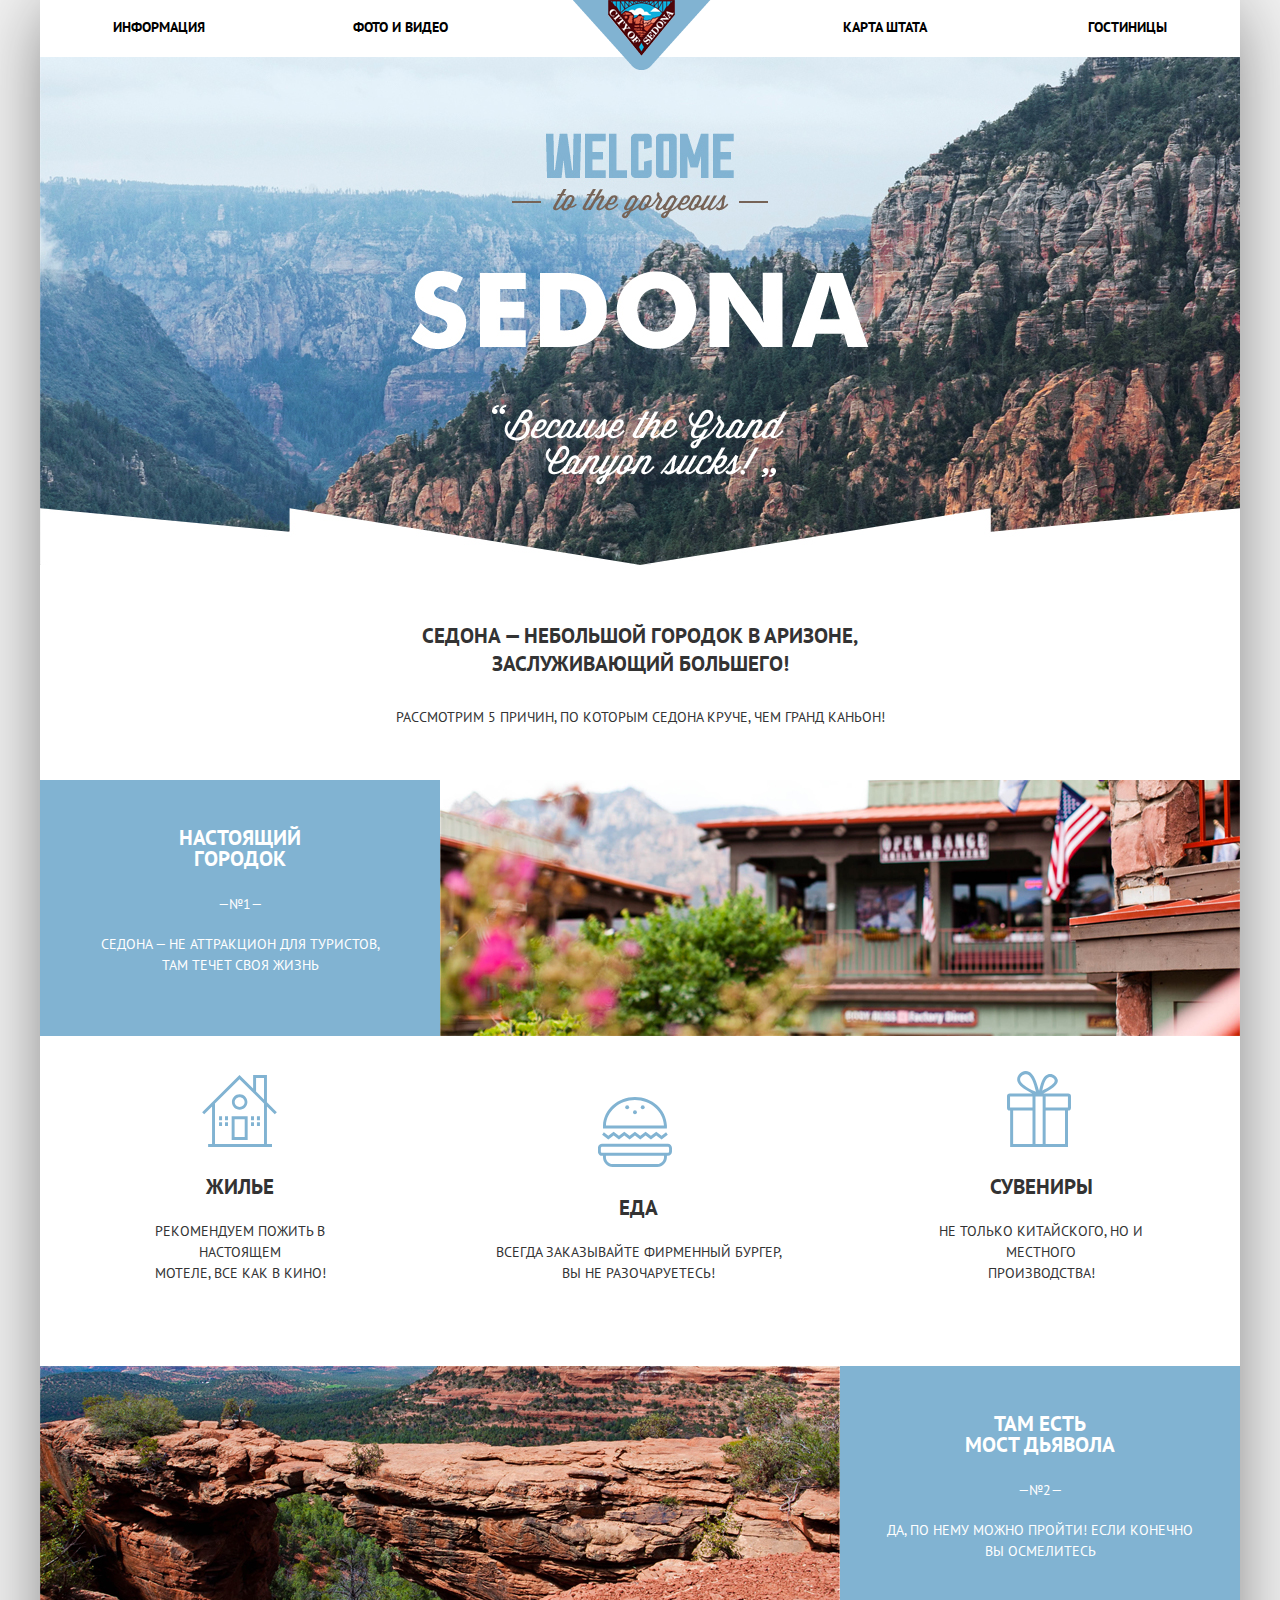
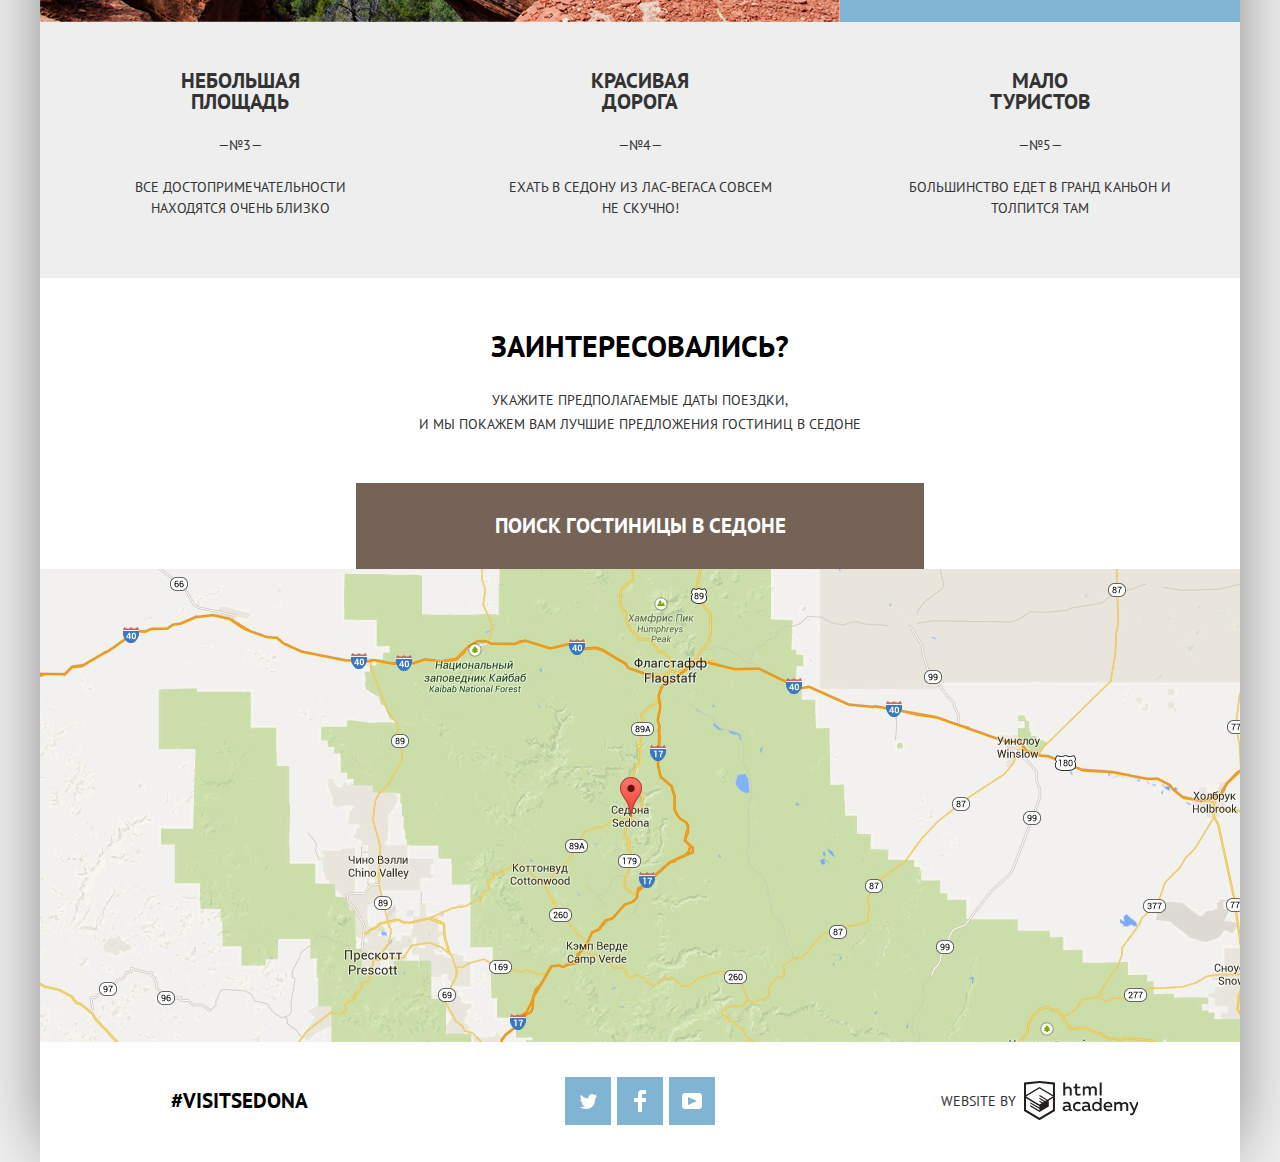
<file: index.html>
<!DOCTYPE html>
<html lang="ru">
  <head>
    <meta charset="utf-8">
    <title>HTML Academy: Седона</title>
    <link href="https://fonts.googleapis.com/css?family=PT+Sans:400,700&amp;subset=cyrillic" rel="stylesheet">
    <link rel="stylesheet" href="css/style.css">
  </head>
  <body>
    <header class='main-header'>
      <nav class='main-navigation'>
        
            <a href='info.html'>Информация</a>
            <a href='photo-video.html'>Фото и Видео</a>
            <a href='state-map.html'>Карта Штата</a>
            <a href='catalog.html'>Гостиницы</a>
        
            <a class='top-logo'><img src='img/logo-top.png' width='138' height='70'></a>
      </nav>
      <div class='intro-logo'>
        <img src='img/intro.jpg' width='1200' height='513' alt='SEDONA Canyon Logo'>
      </div>
    </header>
    <main>
      <section class='sedona-pros-section'>
        <h2 class='visually-hidden'>Five reasons to visit Sedona</h2>
        <div class='promo-text-section'>
          <p class='promo-text'>
            <b>СЕДОНА — небольшой городок в АРИЗОНЕ,<br>
               зАСЛУЖИвающий большего!</b>
          </p>
          <p class='promo-text'>
            Рассмотрим 5 причин, по которым Седона круче, чем Гранд Каньон!
          </p>

        </div>
        <ul class='sedona-pros-list'>
          <li>
            <div class='first-pro'>
              <div class='pro-text-group'>
                  <h3>Настоящий<br> городок</h3>
                  <span class='pro-order-number'>№1</span>
                  <p>Седона — Не аттракцион для туристов,<br> там течет своя жизнь</p>
              </div>
              <img src='img/sedona-town.jpg' width='800' height='256' alt='Город Sedona'>
            </div>

            <ul class='sedona-pros-sublist'>
              <li>
                <h4>Жилье</h4>
                <p>Рекомендуем пожить в настоящем<br> мотеле, все как в кино!</p>
              </li>
              <li>
                <h4>Еда</h4>
                <p>Всегда заказывайте фирменный бургер,<br> вы не разочаруетесь!</p>
              </li>
              <li>
                <h4>Сувениры</h4>
                <p>Не только китайского, но и местного<br> производства!</p>
              </li>
            </ul>
          </li>
          <li>
            <div class='second-pro'>
              <div class='pro-text-group'>
                <h3>Там есть<br> мост дьявола</h3>
                <span class='pro-order-number'>№2</span>
                <p>Да, по нему можно пройти! Если конечно<br> вы осмелитесь</p>
              </div>
              <img src='img/devils-bridge.jpg' width='800' height='256' alt='Мост Дьявола'>
            </div>
          </li>
          
            <li class='last-three-pros'>
              <h3>Небольшая<br> площадь</h3>
              <span class='pro-order-number'>№3</span>
              <p>Все достопримечательности<br> находятся очень близко</p>
            </li>
            <li class='last-three-pros'>
              <h3>Красивая<br> дорога</h3>
              <span class='pro-order-number'>№4</span>
              <p>Ехать в Седону из Лас-Вегаса совсем<br> не скучно!</p>
            </li>
            <li class='last-three-pros'>
              <h3>Мало<br> туристов</h3>
              <span class='pro-order-number'>№5</span>
              <p>Большинство едет в Гранд Каньон и<br> толпится там</p>
            </li>
          
        </ul>
      </section>    

      <section class='booking-section'>
        <div class="hide-form-wrapper"></div>
        <h2 class='visually-hidden'>Hotels booking</h2>
        <b>Заинтересовались?</b>
        <p>Укажите предполагаемые даты поездки,<br>
          и мы покажем вам лучшие предложения гостиниц в Седоне
        </p>
        <button id='form-button' class='big-brown-button button'>Поиск гостиницы в Седоне</button>
        <form id='form' class='booking-form' action='https://echo.htmlacademy.ru/' method='post'>
          <fieldset>
            <legend class='visually-hidden'>Поск гостиницы в седоне</legend>
            <div>
              <div class='date-group'>
                <label for='booking-start-date-field'>Дата заезда:</label>
                <input  id='booking-start-date-field' type='date' name='start-date'>
                <div class="calendar-icon visually-hidden"></div>
              </div>
              <div class='date-group'>
                <label for='booking-end-date-field'>Дата выезда:</label>
                <input  id='booking-end-date-field' type='date' name='end-date'>
                <div class="calendar-icon visually-hidden"></div>
              </div>
            </div>
            
            <div class='number-group-parent'>
              <div class='number-group'>
                  <label for='booking-adults-count'>Взрослые:</label>
                <button class='decrement-button' type='button'><span class='visually-hidden'>Уменшить количество взрослых</span></button>
                <input  id='booking-adults-count' name='adults-count' type='text' value='0'>
                <button class='increment-button' type='button'><span class='visually-hidden'>Увеличить количество взрослых</span></button>
              </div>
              
              <div class='number-group'>
                  <label for='booking-kids-count'>Дети:</label>
                <button class='decrement-button' type='button'><span class='visually-hidden'>Уменшить количество детей</span></button>
                <input  id='booking-kids-count' name='kids-count' type='text' value='0'>
                <button class='increment-button' type='button'><span class='visually-hidden'>Увеличить количество детей</span></button>
              </div>
          </div>
          <button class='big-blue-button' type='submit'>Найти</button>
          </fieldset>
        </form>
      </section>

      <figure class='google-map'>
        <img src='img/google-map.jpg' width='1200' height='473' alt='US, Arizona, Sedona. Coordinates: 34°51′36″N 111°47′21″W'>
      </figure>
    </main>
    <footer class='main-footer'>
      <div class='hashtag'>#VISITSEDONA</div>
      <div>
        <ul class='social-links'>
          <li><a class='social-icon' href=''>
            <span class='visually-hidden'>Twitter</span>
            <svg xmlns="http://www.w3.org/2000/svg" xmlns:xlink="http://www.w3.org/1999/xlink" width="17" height="15" viewBox="0 0 17 15"><path fill="#FFF" d="M10.95.144c1.685-.496 2.984.27 3.577 1.179.673-.231 1.331-.481 2.011-.708a2.345 2.345 0 0 1-.857 1.768c.685.17 1.304-.491 1.304-.491-.169 1-1.006 1.788-1.563 2.024-.231 6.75-3.175 11.217-10.077 11.082h-.446c-.41 0-4.164-.46-4.898-1.887 2.271.196 3.893-.422 4.693-1.177-.96-.3-2.679-.477-2.979-2.95.349.106.564.228 1.19.119C1.705 8.247.374 7.53.448 5.33c.285.328 1.067.536 1.34.472C1.085 5.561-.182 2.442.894.85c1.818 1.854 3.735 3.606 7.152 3.773C8.254 2.33 9.183.793 10.95.144z"/></svg>
          </a></li>
          <li><a class='social-icon' href=''>
            <span class='visually-hidden'>Facebook</span>
            <svg xmlns="http://www.w3.org/2000/svg" width="12" height="22" viewBox="0 0 12 22"><path fill="#FFF" d="M12 4V0H8a4 4 0 0 0-4 4v4H0v4h4v10h4V12h4V8H8V4h4z"/></svg>
          </a></li>
          <li><a class='social-icon' href=''>
            <span class='visually-hidden'>YouTube</span>
            <svg xmlns="http://www.w3.org/2000/svg" xmlns:xlink="http://www.w3.org/1999/xlink" width="20" height="16" viewBox="0 0 20 16"><path fill="#FFF" d="M17 0H3C1.35 0 0 1.35 0 3v10c0 1.65 1.35 3 3 3h14c1.65 0 3-1.35 3-3V3c0-1.65-1.35-3-3-3zM6.027 11.998V4.002L15.014 8l-8.987 3.998z"/></svg>
          </a></li>
        </ul>
      </div>
      <div>
        <span>Website by</span>
        <a class='html-logo' href='http://htmlacademy.ru/intensive/htmlcss'>
          <svg id="Layer_1" data-name="Layer 1" xmlns="http://www.w3.org/2000/svg" viewBox="0 0 108.08 36.85">
            <title>logo-htmlacademy-small1</title>
            <path d="M44.61,26.88a2,2,0,0,0,.55-0.1v1.33a3.25,3.25,0,0,1-1.18.21,1.67,1.67,0,0,1-1.67-1,4.84,4.84,0,0,1-3.14,1.08c-1.51,0-2.91-.83-2.91-2.55,0-2.13,2-2.79,3.71-2.79a11.08,11.08,0,0,1,2.17.25v-0.3c0-1-.76-1.77-2.19-1.77a7.42,7.42,0,0,0-3,.64v-1.7a10.21,10.21,0,0,1,3.19-.55c2.36,0,3.81,1.12,3.81,3.65v3a0.54,0.54,0,0,0,.49.59h0.17Zm-6.44-1.13A1.35,1.35,0,0,0,39.63,27h0.11a3.39,3.39,0,0,0,2.41-1V24.58a9.72,9.72,0,0,0-1.81-.21c-1,0-2.16.33-2.16,1.38h0Zm12.36-6.11a5,5,0,0,1,2.57.64V22a4.08,4.08,0,0,0-2.3-.7,2.75,2.75,0,1,0,0,5.49,5,5,0,0,0,2.43-.64v1.71a6.27,6.27,0,0,1-2.76.57A4.21,4.21,0,0,1,46,24.51q0-.21,0-0.41a4.32,4.32,0,0,1,4.18-4.46h0.38Zm12.17,7.24a2,2,0,0,0,.55-0.1v1.33a3.25,3.25,0,0,1-1.18.21,1.67,1.67,0,0,1-1.67-1,4.84,4.84,0,0,1-3.14,1.08c-1.51,0-2.91-.83-2.91-2.55,0-2.13,2-2.79,3.71-2.79a11.08,11.08,0,0,1,2.17.25v-0.3c0-1-.76-1.77-2.19-1.77a7.42,7.42,0,0,0-3,.64v-1.7a10.21,10.21,0,0,1,3.19-.55c2.36,0,3.81,1.12,3.81,3.65v3a0.54,0.54,0,0,0,.49.59h0.17Zm-6.44-1.13A1.35,1.35,0,0,0,57.73,27h0.11a3.39,3.39,0,0,0,2.41-1V24.58a9.72,9.72,0,0,0-1.81-.21c-1.06,0-2.16.33-2.16,1.38h0ZM73,16V28.2H71.35V26.88a3.88,3.88,0,0,1-3.19,1.54,4.4,4.4,0,0,1,0-8.78,3.81,3.81,0,0,1,3,1.3V16H73Zm-4.53,5.22a2.76,2.76,0,1,0,0,5.52A2.86,2.86,0,0,0,71.15,25V23A2.91,2.91,0,0,0,68.49,21.27ZM79,19.64c3.31,0,4.46,2.68,3.92,5.09H76.7c0.21,1.5,1.67,2.11,3.19,2.11a6.11,6.11,0,0,0,2.64-.59v1.6a7.14,7.14,0,0,1-3,.57C77,28.42,74.78,27,74.78,24a4.18,4.18,0,0,1,4-4.39H79Zm0.09,1.54a2.28,2.28,0,0,0-2.44,2.1v0.06H81.3A2,2,0,0,0,79.13,21.18Zm5.73,7V19.87h1.65v1a3.81,3.81,0,0,1,2.78-1.27A2.86,2.86,0,0,1,91.89,21a4.12,4.12,0,0,1,2.91-1.33A3.06,3.06,0,0,1,98,23V28.2h-1.9V23.05a1.59,1.59,0,0,0-1.42-1.75H94.42a2.8,2.8,0,0,0-2.07,1.12V28.2h-1.9V23.05A1.59,1.59,0,0,0,89,21.31H88.8a3,3,0,0,0-2.21,1.29v5.63H84.86Zm21.31-8.33h1.9l-3.91,9.46c-0.9,2.17-2.09,2.86-3.35,2.86a4.76,4.76,0,0,1-1.1-.14V30.46a2.86,2.86,0,0,0,.85.12c0.9,0,1.58-.64,2.07-1.9l0.17-.42-4-8.4h2l2.86,6.29ZM38.73,1.46V6.22a3.81,3.81,0,0,1,2.7-1.14,3.25,3.25,0,0,1,3.44,3.4v5.15H43V8.72a1.81,1.81,0,0,0-1.61-2h-0.3a2.93,2.93,0,0,0-2.32,1.39v5.52h-1.9V1.46h1.9ZM49.94,2.31v3h3V6.91h-3v3.81c0,1.1.5,1.46,1.58,1.46a4.49,4.49,0,0,0,1.69-.33v1.6A6.8,6.8,0,0,1,51,13.8a2.55,2.55,0,0,1-2.86-2.74V6.89H46.58V5.26h1.5V2.74Zm5.4,11.31V5.28H57v1A3.81,3.81,0,0,1,59.77,5a2.86,2.86,0,0,1,2.6,1.33A4.12,4.12,0,0,1,65.28,5,3.06,3.06,0,0,1,68.44,8.4v5.21h-1.9V8.46a1.59,1.59,0,0,0-1.42-1.75H64.89a2.8,2.8,0,0,0-2.07,1.12v5.78h-1.9V8.46A1.59,1.59,0,0,0,59.5,6.71H59.27A3,3,0,0,0,57.06,8v5.63H55.34ZM71.17,1.45H73V13.6H71.17V1.45ZM14.71,0H14.55L0,1.54V28.21l14.55,8.66,14.55-8.66V1.54Zm12.5,27.1L14.55,34.64,1.9,27.12V16.18l12.59,7.5V25L5.86,19.9v1.31l8.68,5.21v1.39L5.87,22.65V24l8.68,5.21,8.75-5.24V18.31L27.2,16V27.12Zm0-12.53-3.48,2-1.6,1L14.51,13v1.31L21,18.23H21l-0.14.09-1,.54-5.37-3.2V17l4.24,2.52-1,.67-3.2-1.9v1.31l2.1,1.24L14.5,22.1,2,14.65,14.51,7.11Zm0-1.32L14.49,5.76,1.91,13.25v-10L14.56,1.92,27.21,3.25v10h0Z" transform="translate(0 -0.02)" fill="currentColor"/></svg>          
        </a>
      </div>
    </footer>

    
    
    <script src="js/script.js"></script>
  </body>
</html>
</file>
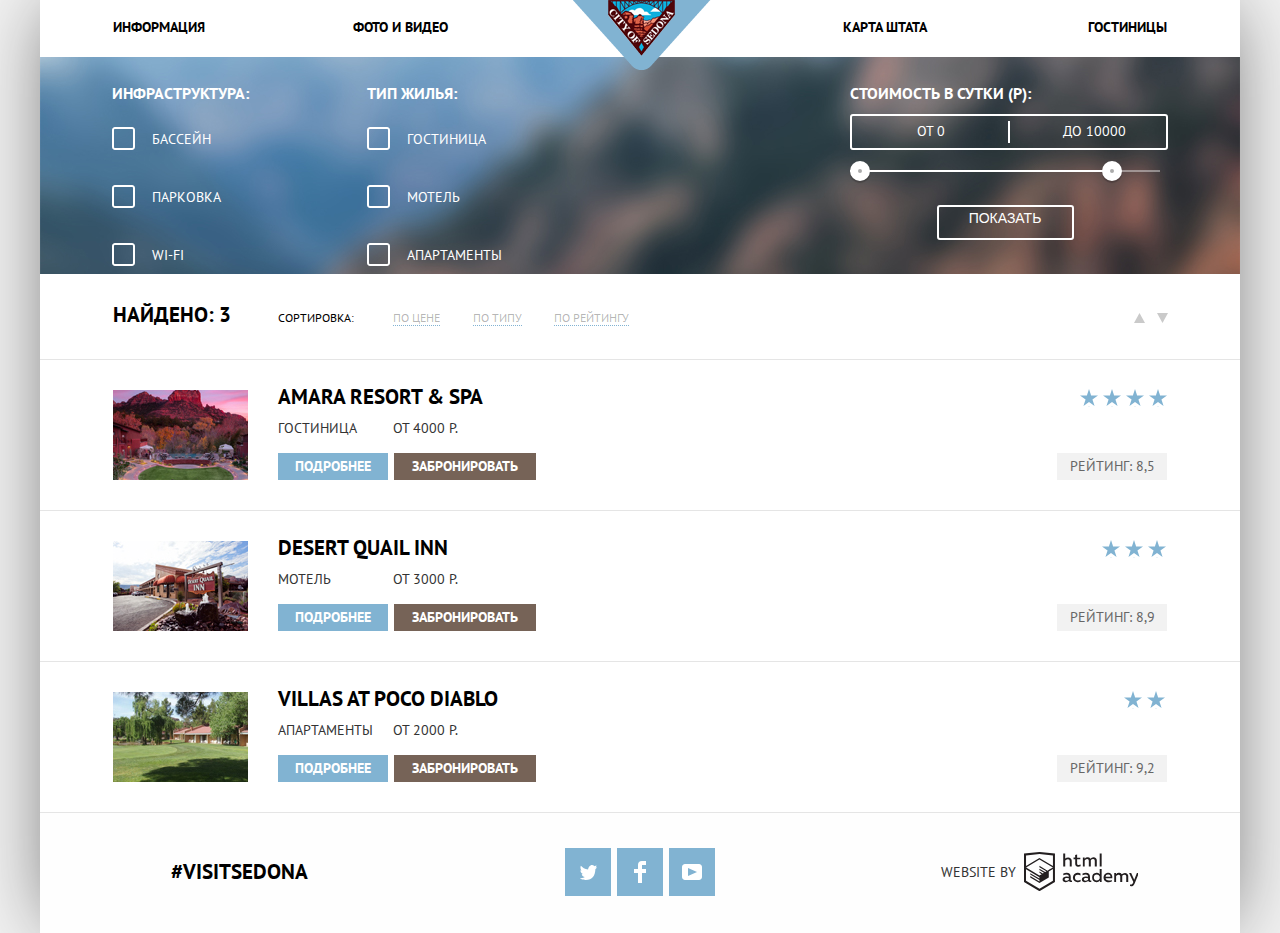
<file: catalog.html>
<!DOCTYPE html>
<html lang="ru">
  <head>
    <meta charset="utf-8">
    <title>HTML Academy: Седона</title>
    <link href="https://fonts.googleapis.com/css?family=PT+Sans:400,700&amp;subset=cyrillic" rel="stylesheet">
    <link rel="stylesheet" href="css/style.css">
  </head>
  <body class='catalog-page'>
    <header class='main-header'>
        <nav class='main-navigation'>
        
            <a href='info.html'>Информация</a>
            <a href='photo-video.html'>Фото и Видео</a>
            <a href='state-map.html'>Карта Штата</a>
            <a href='catalog.html'>Гостиницы</a>
        
            <a class='top-logo'><img src='img/logo-top.png' width='138' height='70'></a>
      </nav>
      </header>
    <main>
      <h1 class='visually-hidden'>Результат поиска жилья</h1>
      <form class='catalog-search-form' method='post' action='https://echo.htmlacademy.ru/'
      oninput='min.value=catalog_price_min.value; max.value=catalog_price_max.value;'>
        <div class='form-left-chunk'>
          <fieldset>
            <legend>Инфраструктура:</legend>
            <div>
              <label for='catalog-option-swimmingpool'>
                <input  id='catalog-option-swimmingpool' type='checkbox' name='option-swimmingpool' class='visually-hidden'>
                <span class='checkbox-indicator'></span>
              Бассейн</label>
            </div>
            <div>
              <label for='catalog-option-parking'>
                <input  id='catalog-option-parking' type='checkbox' name='option-parking' class='visually-hidden'>
                <span class='checkbox-indicator'></span>
              Парковка</label>
            </div>
            <div>
              <label for='catalog-option-wifi'>
                <input  id='catalog-option-wifi' type='checkbox' name='option-wifi' class='visually-hidden'>
                <span class='checkbox-indicator'></span>
              Wi-Fi</label>
            </div>
          </fieldset>
          <fieldset>
            <legend>Тип жилья:</legend>
            <div>            
              <label for='catalog-type-hotel'>
                <input  id='catalog-type-hotel' type='checkbox' name='type-hotel' class='visually-hidden'>
                <span class='checkbox-indicator'></span>  
              Гостиница</label>
            </div>
            <div>
              <label for='catalog-type-motel'>
                <input  id='catalog-type-motel' type='checkbox' name='type-motel' class='visually-hidden'>
                <span class='checkbox-indicator'></span>
              Мотель</label>
            </div>
            <div>
              
              <label for='catalog-type-appartment'>
                <input  id='catalog-type-appartment' type='checkbox' name='type-appartment' class='visually-hidden'>
                <span class='checkbox-indicator'></span>
              Апартаменты</label>
            </div>
          </fieldset>
        </div>

        <div class='form-right-chunk'>
          <fieldset>
            <legend>Стоимость в сутки (Р):</legend>
            <div class='minmax-group'>
              <div class='minmax-cell'>
                <label for='catalog_price_min'>От</label>
                <output for='ccatalog_price_min' name='min'>0</output>
              </div>
              <div class='minmax-cell'>
                <label for='catalog_price_max'>До</label>
                <output for='catalog_price_max' name='max'>10000</output>
              </div>
            </div>
            <div class='form-range-input'>
              <!-- <input id='catalog_price_min' name='price-min' type='range' min='0' max='10000' value='0'>
              <input id='catalog_price_max' name='price-max' type='range' min='0' max='10000' value='10000'> -->
              <div class="range-wrapper">
                  <div class="bar-1">
                    <div class="bar-2"></div>
                  </div>
                  <div class="handle"></div>
                  <div class="handle"></div>
                </div>
            </div>
          </fieldset>
          <button class='catalog-search-button' type='submit'>Показать</button>
        </div>
      </form>

      <section class='filters'>
        <h2 class='visually-hidden'>Сортировка результатов поиска</h2>
        <div class='filter-types'>
          <span class='search-result-count'>Найдено: 3</span>
  
          <span>Сортировка:</span>
          <a href='#'>По цене</a>
          <a href='#'>По типу</a>
          <a href='#'>По рейтингу</a>
        </div>
        <div class='filter-order'>
          <a href='#'><span class='visually-hidden'>По возрастанию</span></a>
          <a href='#'><span class='visually-hidden'>По убыванию</span></a>
        </div>
      </section>

      <ul class='hotels-search-result-list'>
        <li>
          <article class='hotel-search-result-item'>
            <img src='img/amara-resort.jpg' width='135' height='90' alt='Amara Resort & SPA'>
            <div>
              <h2 class='hotel-search-name'>Amara Resort & SPA</h2>    
              <div>
                  <span class='hotel-search-type'>Гостиница</span>
                  <span class='hotel-search-price'>От 4000 Р.</span>
              </div>
              <div class='buttons'>
                  <a class='blue-button' href='#'>Подробнее</a>
                  <a class='brown-button' href='#'>Забронировать</a>
              </div>
            </div>
            <div>
              <span class='hotel-search-stars stars-4' aria-label='Количество звезд'>
                <span class='visually-hidden'>4</span>
              </span>
              <span class='hotel-search-rating'>Рейтинг: 8,5</span>
            </div>   
          </article>
        </li>
        <li>
          <article class='hotel-search-result-item'>  
            <img src='img/desert-inn.jpg' width='135' height='90' alt='Desert Quail Inn'>
            <div>
              <h2 class='hotel-search-name'>Desert Quail Inn</h2>
              <div>
                  <span class='hotel-search-type'>Мотель</span>
                  <span class='hotel-search-price'>ОТ 3000 Р.</span>
              </div>
              <div class='buttons'>
                <a class='blue-button' href='#'>Подробнее</a>
                <a class='brown-button' href='#'>Забронировать</a>
              </div>
            </div>
            <div>
                <span class='hotel-search-stars stars-3' aria-label='Количество звезд'>
                  <span class='visually-hidden'>3</span>
                </span>
                <span class='hotel-search-rating'>Рейтинг: 8,9</span>
            </div>  
          </article>
        </li>
        <li>
          <article class='hotel-search-result-item'>  
            <img src='img/villas-diablo.jpg' width='135' height='90' alt='Villas at Poco Diablo'>
            <div>
              <h2 class='hotel-search-name'>Villas at Poco Diablo</h2>
              <div>
                  <span class='hotel-search-type'>Апартаменты</span>
                  <span class='hotel-search-price'>От 2000 Р.</span>
              </div>
              <div class='buttons'>
                <a class='blue-button' href='#'>Подробнее</a>
                <a class='brown-button' href='#'>Забронировать</a>
              </div>
            </div>
            <div>
                <span class='hotel-search-stars stars-2' aria-label='Количество звезд'>
                  <span class='visually-hidden'>2</span>
                </span>
                <span class='hotel-search-rating'>Рейтинг: 9,2</span>
            </div>
          </article>
        </li>
      </ul>
    </main>
    <footer class='main-footer'>
        <div class='hashtag'>#VISITSEDONA</div>
  
        <div>
          <ul class='social-links'>
            <li><a class='social-icon' href=''>
              <span class='visually-hidden'>Twitter</span>
              <svg xmlns="http://www.w3.org/2000/svg" xmlns:xlink="http://www.w3.org/1999/xlink" width="17" height="15" viewBox="0 0 17 15"><path fill="#FFF" d="M10.95.144c1.685-.496 2.984.27 3.577 1.179.673-.231 1.331-.481 2.011-.708a2.345 2.345 0 0 1-.857 1.768c.685.17 1.304-.491 1.304-.491-.169 1-1.006 1.788-1.563 2.024-.231 6.75-3.175 11.217-10.077 11.082h-.446c-.41 0-4.164-.46-4.898-1.887 2.271.196 3.893-.422 4.693-1.177-.96-.3-2.679-.477-2.979-2.95.349.106.564.228 1.19.119C1.705 8.247.374 7.53.448 5.33c.285.328 1.067.536 1.34.472C1.085 5.561-.182 2.442.894.85c1.818 1.854 3.735 3.606 7.152 3.773C8.254 2.33 9.183.793 10.95.144z"/></svg>
            </a></li>
            <li><a class='social-icon' href=''>
              <span class='visually-hidden'>Facebook</span>
              <svg xmlns="http://www.w3.org/2000/svg" width="12" height="22" viewBox="0 0 12 22"><path fill="#FFF" d="M12 4V0H8a4 4 0 0 0-4 4v4H0v4h4v10h4V12h4V8H8V4h4z"/></svg>
            </a></li>
            <li><a class='social-icon' href=''>
              <span class='visually-hidden'>YouTube</span>
              <svg xmlns="http://www.w3.org/2000/svg" xmlns:xlink="http://www.w3.org/1999/xlink" width="20" height="16" viewBox="0 0 20 16"><path fill="#FFF" d="M17 0H3C1.35 0 0 1.35 0 3v10c0 1.65 1.35 3 3 3h14c1.65 0 3-1.35 3-3V3c0-1.65-1.35-3-3-3zM6.027 11.998V4.002L15.014 8l-8.987 3.998z"/></svg>
            </a></li>
          </ul>
        </div>
        <div>
          <span>Website by</span>
          <a class='html-logo' href='http://htmlacademy.ru/intensive/htmlcss'>
            <svg id="Layer_1" data-name="Layer 1" xmlns="http://www.w3.org/2000/svg" viewBox="0 0 108.08 36.85">
              <title>logo-htmlacademy-small1</title>
              <path d="M44.61,26.88a2,2,0,0,0,.55-0.1v1.33a3.25,3.25,0,0,1-1.18.21,1.67,1.67,0,0,1-1.67-1,4.84,4.84,0,0,1-3.14,1.08c-1.51,0-2.91-.83-2.91-2.55,0-2.13,2-2.79,3.71-2.79a11.08,11.08,0,0,1,2.17.25v-0.3c0-1-.76-1.77-2.19-1.77a7.42,7.42,0,0,0-3,.64v-1.7a10.21,10.21,0,0,1,3.19-.55c2.36,0,3.81,1.12,3.81,3.65v3a0.54,0.54,0,0,0,.49.59h0.17Zm-6.44-1.13A1.35,1.35,0,0,0,39.63,27h0.11a3.39,3.39,0,0,0,2.41-1V24.58a9.72,9.72,0,0,0-1.81-.21c-1,0-2.16.33-2.16,1.38h0Zm12.36-6.11a5,5,0,0,1,2.57.64V22a4.08,4.08,0,0,0-2.3-.7,2.75,2.75,0,1,0,0,5.49,5,5,0,0,0,2.43-.64v1.71a6.27,6.27,0,0,1-2.76.57A4.21,4.21,0,0,1,46,24.51q0-.21,0-0.41a4.32,4.32,0,0,1,4.18-4.46h0.38Zm12.17,7.24a2,2,0,0,0,.55-0.1v1.33a3.25,3.25,0,0,1-1.18.21,1.67,1.67,0,0,1-1.67-1,4.84,4.84,0,0,1-3.14,1.08c-1.51,0-2.91-.83-2.91-2.55,0-2.13,2-2.79,3.71-2.79a11.08,11.08,0,0,1,2.17.25v-0.3c0-1-.76-1.77-2.19-1.77a7.42,7.42,0,0,0-3,.64v-1.7a10.21,10.21,0,0,1,3.19-.55c2.36,0,3.81,1.12,3.81,3.65v3a0.54,0.54,0,0,0,.49.59h0.17Zm-6.44-1.13A1.35,1.35,0,0,0,57.73,27h0.11a3.39,3.39,0,0,0,2.41-1V24.58a9.72,9.72,0,0,0-1.81-.21c-1.06,0-2.16.33-2.16,1.38h0ZM73,16V28.2H71.35V26.88a3.88,3.88,0,0,1-3.19,1.54,4.4,4.4,0,0,1,0-8.78,3.81,3.81,0,0,1,3,1.3V16H73Zm-4.53,5.22a2.76,2.76,0,1,0,0,5.52A2.86,2.86,0,0,0,71.15,25V23A2.91,2.91,0,0,0,68.49,21.27ZM79,19.64c3.31,0,4.46,2.68,3.92,5.09H76.7c0.21,1.5,1.67,2.11,3.19,2.11a6.11,6.11,0,0,0,2.64-.59v1.6a7.14,7.14,0,0,1-3,.57C77,28.42,74.78,27,74.78,24a4.18,4.18,0,0,1,4-4.39H79Zm0.09,1.54a2.28,2.28,0,0,0-2.44,2.1v0.06H81.3A2,2,0,0,0,79.13,21.18Zm5.73,7V19.87h1.65v1a3.81,3.81,0,0,1,2.78-1.27A2.86,2.86,0,0,1,91.89,21a4.12,4.12,0,0,1,2.91-1.33A3.06,3.06,0,0,1,98,23V28.2h-1.9V23.05a1.59,1.59,0,0,0-1.42-1.75H94.42a2.8,2.8,0,0,0-2.07,1.12V28.2h-1.9V23.05A1.59,1.59,0,0,0,89,21.31H88.8a3,3,0,0,0-2.21,1.29v5.63H84.86Zm21.31-8.33h1.9l-3.91,9.46c-0.9,2.17-2.09,2.86-3.35,2.86a4.76,4.76,0,0,1-1.1-.14V30.46a2.86,2.86,0,0,0,.85.12c0.9,0,1.58-.64,2.07-1.9l0.17-.42-4-8.4h2l2.86,6.29ZM38.73,1.46V6.22a3.81,3.81,0,0,1,2.7-1.14,3.25,3.25,0,0,1,3.44,3.4v5.15H43V8.72a1.81,1.81,0,0,0-1.61-2h-0.3a2.93,2.93,0,0,0-2.32,1.39v5.52h-1.9V1.46h1.9ZM49.94,2.31v3h3V6.91h-3v3.81c0,1.1.5,1.46,1.58,1.46a4.49,4.49,0,0,0,1.69-.33v1.6A6.8,6.8,0,0,1,51,13.8a2.55,2.55,0,0,1-2.86-2.74V6.89H46.58V5.26h1.5V2.74Zm5.4,11.31V5.28H57v1A3.81,3.81,0,0,1,59.77,5a2.86,2.86,0,0,1,2.6,1.33A4.12,4.12,0,0,1,65.28,5,3.06,3.06,0,0,1,68.44,8.4v5.21h-1.9V8.46a1.59,1.59,0,0,0-1.42-1.75H64.89a2.8,2.8,0,0,0-2.07,1.12v5.78h-1.9V8.46A1.59,1.59,0,0,0,59.5,6.71H59.27A3,3,0,0,0,57.06,8v5.63H55.34ZM71.17,1.45H73V13.6H71.17V1.45ZM14.71,0H14.55L0,1.54V28.21l14.55,8.66,14.55-8.66V1.54Zm12.5,27.1L14.55,34.64,1.9,27.12V16.18l12.59,7.5V25L5.86,19.9v1.31l8.68,5.21v1.39L5.87,22.65V24l8.68,5.21,8.75-5.24V18.31L27.2,16V27.12Zm0-12.53-3.48,2-1.6,1L14.51,13v1.31L21,18.23H21l-0.14.09-1,.54-5.37-3.2V17l4.24,2.52-1,.67-3.2-1.9v1.31l2.1,1.24L14.5,22.1,2,14.65,14.51,7.11Zm0-1.32L14.49,5.76,1.91,13.25v-10L14.56,1.92,27.21,3.25v10h0Z" transform="translate(0 -0.02)" fill="currentColor"/></svg>          
          </a>
        </div>
      </footer>
  </body>
</html>
</file>
<file: css/style.css>
body {
  margin: 0 auto;
  padding: 0;
  width: 1200px;

  font-family: "PT Sans", "Arial", sans-serif;
  font-size: 14px;
  line-height: 26px;
  color: #333333;
  text-transform: uppercase;

  background-color: #f2f2f2;
  -webkit-box-shadow: 0px 0px 75px -12px rgba(0,0,0,0.59);
  box-shadow: 0px 0px 75px -12px rgba(0,0,0,0.59);
}

a {
  text-decoration: none;
}

.visually-hidden { /* https://snook.ca/archives/html_and_css/hiding-content-for-accessibility */
  position: absolute !important;
  height: 1px; width: 1px; 
  overflow: hidden;
  clip: rect(1px 1px 1px 1px); /* IE6, IE7 */
  clip: rect(1px, 1px, 1px, 1px);
}

.main-header {
  padding-left: 73px;
  padding-right: 73px;
  background-color: #fff;
  position: relative;
}

.main-navigation a  {
  box-sizing: border-box;
  font-weight: bold;
  color: #000000;
}

.main-navigation a:hover  {
  color: #81b3d2;
}

.main-navigation a:active {
  color: #000000;
  opacity: .3;
}

.main-navigation {
  padding-bottom: 3px;
    box-sizing: border-box;
  margin: 0;
  list-style-type: none;
  position: relative;
  background-color: white;

  display: -webkit-box;

  display: -ms-flexbox;

  display: flex;
  -webkit-box-pack: justify;
      -ms-flex-pack: justify;
          justify-content: space-between;
  -webkit-box-align: center;
      -ms-flex-align: center;
          align-items: center;
  height: 57px;
  
}
.main-navigation a:nth-child(2)  {
  padding-left: 10px;
}
.main-navigation a:nth-child(3) {
  padding-right: 10px;
  order: 2;
  text-align: right;
}
.main-navigation a:nth-child(4) {
  order: 3;
  text-align: right;
}
.main-navigation .top-logo {
  margin-top: 23px;
  -ms-flex-order: 1;
  order: 1;
  content: '';
  /* height: 85px;
  width: 138px; */
  position: relative;
  z-index: 3;
  /* z-index: 3;
  background-image: url(../img/logo-top.png);
  background-repeat: no-repeat;
  background-position: -15px 0;
  background-position: 0px;
  background-position-y: 15px; */
}
.main-navigation .top-logo:active {
  opacity: 1;
}

.main-navigation > a {
  width: 135px;
}

.site-navigation li:nth-child(2) {
 margin-right: auto;
}

.site-navigation  li:nth-child(3), .site-navigation  li:nth-child(4) {
  text-align: right;
}

.intro-logo {
  left: -73px;
  height: 513px;
  width: 1200px;
  background-color: #a6c6dc;
  position: relative;
}

main {
  background-color: #ffffff;
}



.promo-text {
  margin: 0;
  background-color: #ffffff;

  text-align: center;
}

.promo-text-section {
  min-height: 210px;
  display: -webkit-box;
  display: -ms-flexbox;
  display: flex;
  -webkit-box-orient: vertical;
  -webkit-box-direction: normal;
      -ms-flex-direction: column;
          flex-direction: column;
  -webkit-box-pack: end;
      -ms-flex-pack: end;
          justify-content: flex-end;

}

.promo-text-section > p:last-child {
  margin-bottom: 50px;
  margin-top: 25px;
}

.promo-text b {
  font-size: 21px;
  font-weight: bold;

  margin: 0;
}

.sedona-pros-list {
  margin: 0;
  padding: 0;
  list-style-type: none;
  display: -webkit-box;
  display: -ms-flexbox;
  display: flex;
  -ms-flex-wrap: wrap;
      flex-wrap: wrap;

  text-align: center;
}

.sedona-pros-list > li {
  -webkit-box-flex: 1;
      -ms-flex-positive: 1;
          flex-grow: 1;
  line-height: 21px;
}

.first-pro, .second-pro {
  display: -webkit-box;
  display: -ms-flexbox;
  display: flex;
  background-color: #81b3d2;
  color: #ffffff;
}

.second-pro > div {
  -webkit-box-ordinal-group: 4;
      -ms-flex-order: 3;
          order: 3;
}

.pro-text-group {
  -webkit-box-flex: 1;
      -ms-flex-positive: 1;
          flex-grow: 1;
  display: -webkit-box;
  display: -ms-flexbox;
  display: flex;
  -webkit-box-orient: vertical;
  -webkit-box-direction: normal;
      -ms-flex-direction: column;
          flex-direction: column;
  -webkit-box-align: center;
      -ms-flex-align: center;
          align-items: center;
  -webkit-box-pack: justify;
      -ms-flex-pack: justify;
          justify-content: space-between;
  line-height: 21px;
  font-size: 14px;

  padding-top: 44px;
  padding-bottom: 60px;
}

.pro-text-group p {
  margin: 0;
  padding: 0;
}

.sedona-pros-sublist {
  color: #333333;
  line-height: 21px;
  
  margin: 0;
  padding: 0;
  list-style-type: none;

  background-color: #ffffff;
  display: -webkit-box;
  display: -ms-flexbox;
  display: flex;
  -webkit-box-align: end;
      -ms-flex-align: end;
          align-items: flex-end;
  -webkit-box-sizing: border-box;
          box-sizing: border-box;
  min-height: 330px;
  padding-top: 60px;
  padding-bottom: 82px;
  padding-left: 73px;
  padding-right: 60px
}
.sedona-pros-sublist p {
  margin: 0;
}
.sedona-pros-sublist h4 {
  margin: 0;
  padding: 0;
  padding-bottom: 19px;
}

.sedona-pros-sublist li {
  padding-top: 27px;
  position: relative;
}
.sedona-pros-sublist li:nth-child(1) {
  width: 255px;
  margin-right: 72px;
}
.sedona-pros-sublist li:nth-child(1)::after {
  content: '';
  position: absolute;
  right: calc(50% - 37px);
  top: -71px;
  width: 75px;
  height: 72px;
  background-image: url(../img/icon-1.svg);
  background-position: top center;
  background-repeat: no-repeat;
}
.sedona-pros-sublist li:nth-child(2) {
  width: 400px;
  margin-right: 65px;
}
.sedona-pros-sublist li:nth-child(2)::after {
  content: '';
  position: absolute;
  right: calc(50% - 33px);
  top: -70px;
  width: 74px;
  height: 72px;
  background-image: url(../img/icon-3.svg);
  background-position: top center;
  background-repeat: no-repeat;
}

.sedona-pros-sublist li:nth-child(3)::after {
  content: '';
  position: absolute;
  right: calc(50% - 35px);
  top: -75px;
  width: 74px;
  height: 76px;
  background-image: url(../img/icon-2.svg);
  background-position: top center;
  background-repeat: no-repeat;
}

.sedona-pros-list h3, .sedona-pros-list h4 {
  font-size: 21px;
  line-height: 21px;
  font-weight: bold;

  margin: 0;
  margin-top: 3px;
  margin-bottom: 5px;
}

.pro-order-number {
  line-height: 21px;
}
.pro-order-number::before, 
.pro-order-number::after {
  content: '—'
}

.last-three-pros {
  color: #333333;

  background-color: #eeeeee;;
  -webkit-box-sizing: border-box;;
          box-sizing: border-box;
  min-height: 256px;
  padding-top: 45px;
  padding-bottom: 55px;
  width: 400px;

  /* тут прячется .booking-form */
  position: relative;
  z-index: 3;
}
.last-three-pros h3 {
  margin-bottom: 23px;
}
.last-three-pros p {
  margin: 0;
  padding: 0;
  margin-top: 21px;
}

.remaining-pros li {
  width: 400px;
}



.booking-section {
  text-align: center;

  
  position: relative;
  -webkit-box-sizing: border-box;
          box-sizing: border-box;
  min-height: 291px;
  padding-top: 50px;
  display: -webkit-box;
  display: -ms-flexbox;
  display: flex;
  -webkit-box-orient: vertical;
  -webkit-box-direction: normal;
      -ms-flex-direction: column;
          flex-direction: column;
  -webkit-box-align: center;
      -ms-flex-align: center;
          align-items: center;
  -webkit-box-pack: justify;
      -ms-flex-pack: justify;
          justify-content: space-between;
  padding-left: 73px;
  padding-right: 73px;
}
.hide-form-wrapper {
  position: absolute;
  left: 0;
  right: 0;
  top: 0;
  bottom: 0;
  background-color: #fff;
  z-index: 2; 
}
.booking-section p {
  margin: 0;
  padding-bottom: 24px;
  font-size: 14px;
  line-height: 24px;

  position: relative;
  z-index: 3;
}
.booking-section b {
  font-size: 30px;
  line-height: 36px;
  color: #000000;

  position: relative;
  z-index: 3;
}

.button {
  font-family: "PT Sans", "Arial", sans-serif;
}

.big-brown-button {
  background-color: #766357;

  color: #ffffff;
  font-size: 21px;
  line-height: 26px;
  font-weight: bold;
  text-transform: uppercase;

  border: none;
  margin-bottom: 0;
  width: 568px;
  height: 86px;
  position: relative;
  z-index: 2;
}

.big-brown-button:hover {
  background-color: #604e43;
}
.big-brown-button:active {
  background-color: #503e33;
  color: rgba(255,255,255,.3);
}

.google-map {
  margin: 0;
  padding: 0;

  height: 473px;
}

.main-footer {
  padding-left: 73px;
  padding-right: 73px;
  min-height: 120px;
  background: rgba(255,255,255,.9);
  display: -webkit-box;
  display: -ms-flexbox;
  display: flex;
  -webkit-box-align: center;
      -ms-flex-align: center;
          align-items: center;
  -webkit-box-pack: justify;
      -ms-flex-pack: justify;
          justify-content: space-between;
}
.main-footer > div {
  box-sizing: border-box;
  width: 240px;
  padding-bottom: 2px;
  display: -webkit-box;
  display: -ms-flexbox;
  display: flex;
  -webkit-box-pack: center;
      -ms-flex-pack: center;
          justify-content: center;
  -webkit-box-align: center;
      -ms-flex-align: center;
          align-items: center;
}
.main-footer > div:nth-child(1)  {
  padding-left: 13px;
}
.main-footer > div:nth-child(2)  {
  width: 400px;
}
.main-footer > div:nth-child(3)  {
  padding-right: 15px;
}

.booking-form {
  color: #000000;
  font-weight: bold;
  position: absolute;
  top: 291px;
  left: 316px;
  -webkit-box-sizing: border-box;
          box-sizing: border-box;
  margin: 0;
  border: none;
  width: 568px;
  height: 395px;
  padding: 55px;
  background: #fff;
  -webkit-box-shadow: 0px 7px 15px 0px rgba(0, 0, 0, .15);
          box-shadow: 0px 7px 15px 0px rgba(0, 0, 0, .15);
  z-index: 0;
  -webkit-transition: height 1s;
  -o-transition: height 1s;
  transition: height 1s;
  -webkit-transition: top 1s;
  -o-transition: top 1s;
  transition: top 1s;
}
.form-hidden {
  top: -130px;
  -webkit-transition: height 1s;
  -o-transition: height 1s;
  transition: height 1s;
  -webkit-transition: top 1s;
  -o-transition: top 1s;
  transition: top 1s;
}
.from-hidden > * {
  height: 0px;
}
.booking-form fieldset {
  margin: 0;
  border: none;
}

.date-group {
  display: -webkit-box;
  display: -ms-flexbox;
  display: flex;
  -webkit-box-pack: justify;
      -ms-flex-pack: justify;
          justify-content: space-between;
  -webkit-box-align: center;
      -ms-flex-align: center;
          align-items: center;
  margin-bottom: 30px;
  position: relative;
}

.date-group label {
  text-align: left;
}

.calendar-icon {
  content: '';
  height: 22px;
  width: 21px;
  position: absolute;
  right: 9px;
  bottom: 8px;

  background-image: url('../img/calendar.svg');
  background-repeat: no-repeat;
  background-position: 0 0;
}
.calendar-icon:hover {
  background-image: url('../img/calendar-hover.svg');
}
.calendar-icon:active {
  background-image: url('../img/calendar-active.svg');
}

.booking-form input {
  background-color: #f2f2f2;
  border: none;
  -webkit-box-sizing: border-box;
          box-sizing: border-box;

  font-weight: bold;
  font-size: 14px;
}

.date-group input[type='date'],
.date-group input[type='text'] {
  
  width: 342px;
  height: 38px;
  padding-left: 12px;
  padding-top: 14px;
  padding-bottom: 14px;

  font-family: "PT Sans", "Arial", sans-serif;
  font-weight: bold;
  font-size: 14px;
}
.date-group input[type='date']:hover,
.date-group input[type='text']:hover {
  background-color: #ebebeb;
}
.date-group input[type='date']:focus,
 .date-group input[type='text']:focus {
  background-color: #ffffff;
  border: solid 2px #e5e5e5;
  outline: none;
}

.number-group-parent input[type='text'], .booking-form button[type='button']  {
  width: 38px;
  height: 38px;
  margin: 0px;

  font-weight: bold;
  font-size: 14px;
}

.number-group-parent input[type='text'] {
  -webkit-box-sizing: border-box;
          box-sizing: border-box;
  padding: 15px;
}



.increment-button, .decrement-button {
  background-color: #f2f2f2;
  border: none;

  color: #a9a9a9;
}
.increment-button:hover, .decrement-button:hover {
  background-color: #f2f2f2;
  border: none;

  color: #000000;
}
.increment-button:active, .decrement-button:active {
  background-color: #f2f2f2;
  border: none;

  color: #81b3d2;
}

.increment-button::after {
  content: '+';
}
.decrement-button::after {
  content: '-';
}


.number-group-parent {
  display: -webkit-box;
  display: -ms-flexbox;
  display: flex;
  -webkit-box-pack: justify;
      -ms-flex-pack: justify;
          justify-content: space-between;
  -webkit-box-align: center;
      -ms-flex-align: center;
          align-items: center;
}
.number-group {
  display: -webkit-box;
  display: -ms-flexbox;
  display: flex;
  -webkit-box-pack: center;
      -ms-flex-pack: center;
          justify-content: center;
  -webkit-box-align: center;
      -ms-flex-align: center;
          align-items: center;
}
.number-group label {
  margin-right: 44px;
}

.big-blue-button {
  background-color: #81b3d2;

  color: #ffffff;
  font-size: 21px;
  font-weight: bold;
  text-transform: uppercase;

  border: none;
  margin: 0;
  margin-top: 54px;
  width: 458px;
  height: 58px;
}

.big-blue-button:hover {
  background-color: #669ec0;
}
.big-blue-button:active {
  background-color: #5496bd;
  color: rgba(255,255,255,.3);
}

.hashtag {
  color: #000000;
  font-size: 21px;
  font-weight: bold;
}


.catalog-page {
}

.catalog-search-form {
  color: #fff;
  background-color: #576e7f;
  background-image: url("../img/logo-catalog.jpg");
  background-position: top center;
  background-repeat: no-repeat;

  -webkit-box-sizing: border-box;

          box-sizing: border-box;
  padding-left: 72px;
  padding-right: 72px;
  padding-top: 26px;

  height: 217px;
  display: -webkit-box;
  display: -ms-flexbox;
  display: flex;
  -webkit-box-pack: justify;
      -ms-flex-pack: justify;
          justify-content: space-between;
}

.catalog-search-form fieldset {
  border: none;
  margin: 0;
  padding: 0;
}

.catalog-search-form input[type='checkbox'] {
  margin: 0;
}

.form-left-chunk div {
  position: relative;
  padding-left: 40px;
}

.checkbox-indicator {
  width: 26px;
  height: 24px;
  position: absolute;
  left: 0;
  top: 1px;

  background-image: url('../img/checkbox-off.svg');
  background-repeat: no-repeat;
  background-position: 0 0;
}
.form-left-chunk input[type='checkbox']:disabled + .checkbox-indicator {
  background-image: url('../img/checkbox-off-disabled.svg');
}

.form-left-chunk input[type='checkbox']:focus + .checkbox-indicator {
  outline: -webkit-focus-ring-color auto 5px;
}
.form-left-chunk input[type='checkbox']:checked + .checkbox-indicator {
  background-image: url('../img/checkbox-on.svg');
}
.form-left-chunk input[type='checkbox']:checked:disabled + .checkbox-indicator {
  background-image: url('../img/checkbox-on-disabled.svg');
}
.form-left-chunk input[type='checkbox']:focus + .checkbox-indicator {
  outline: -webkit-focus-ring-color auto 5px;
}

.catalog-search-form legend {
  margin: 0;
  padding: 0;
  padding-bottom: 10px;

  font-weight: bold;
  font-size: 16px;
  line-height: 21px;
}

.form-left-chunk {
  display: -webkit-box;
  display: -ms-flexbox;
  display: flex;
}
.form-left-chunk > fieldset {
  display: -webkit-box;
  display: -ms-flexbox;
  display: flex;
  -webkit-box-orient: vertical;
  -webkit-box-direction: normal;
      -ms-flex-direction: column;
          flex-direction: column;
}
.form-left-chunk > fieldset:first-of-type {
  width: 241px;
}
.form-left-chunk > fieldset:last-of-type {
  margin-left: 14px;
}
.form-left-chunk div {
    margin-top: 12px;
    margin-bottom: 20px;
}
.form-right-chunk {
  display: -webkit-box;
  display: -ms-flexbox;
  display: flex;
  -webkit-box-orient: vertical;
  -webkit-box-direction: normal;
      -ms-flex-direction: column;
          flex-direction: column;
  -webkit-box-align: center;
      -ms-flex-align: center;
          align-items: center;
}

.form-right-chunk .form-range-input {
  display: -webkit-box;
  display: -ms-flexbox;
  display: flex;
  -webkit-box-pack: justify;
      -ms-flex-pack: justify;
          justify-content: space-between;
  height: 43px;
  width: 318px;
  margin-bottom: 12px;
  -webkit-box-sizing: border-box;
          box-sizing: border-box;
}





.range-wrapper {
  position: relative;
  margin-top: 20px;
}

.form-right-chunk input[type='range'] {
  cursor: pointer;
}

.bar-1 {
  width: 310px;
  height: 2px;
  background:rgba(255, 255, 255, 0.4);
}

.bar-2 {
  height: 2px;
  width: 82%; 
  background: #fff
}
.handle {
   position: absolute;
   top: -9px;
   width: 4px;
   height: 4px;

   background :#ababab;
   border: 8px solid #fff;
   border-radius: 50%;
   box-shadow: 0 2px 1px 0 rgba(0, 1, 1, 0.2);
   cursor: pointer;
  }
.handle:first-child {
  left: 0;
}
.handle:last-child {
  left: 252px;
}

.minmax-group {
  display: -webkit-box;
  display: -ms-flexbox;
  display: flex;
  -webkit-box-align: center;
      -ms-flex-align: center;
          align-items: center;
  border: white solid 2px;
  border-radius: 3px;
  padding-top: 5px;
  padding-bottom: 5px;
  width: 318px;
  height: 36px;
  -webkit-box-sizing: border-box;
          box-sizing: border-box;

  font-size: 14px;
  line-height: 21px
}

.minmax-cell:first-child {
  border-right: solid 2px white;
}

.minmax-cell {
  height: 22px;
  width: 157px;

  padding-left: 2px;
  text-align: center;
}

.minmax-cell:last-child label {
  padding-left: 10px;
}

.catalog-search-button {
  background: transparent;
  border: 2px solid white;
  border-radius: 3px;
  width: 137px;
  height: 35px;
  -webkit-box-sizing: border-box;
          box-sizing: border-box;
  display: -webkit-box;
  display: -ms-flexbox;
  display: flex;
  -webkit-box-pack: center;
      -ms-flex-pack: center;
          justify-content: center;

  color: white;
  font-weight: normal;
  line-height: 21px;
  font-size: 14px;
  text-transform: uppercase;
  margin-right: 8px;
}

.catalog-search-button:hover {
  background-color: white;
  color: black;
}


.filters {
  font-size: 12px;

  height: 85px;
  padding-left: 73px;
  padding-right: 73px;
  display: -webkit-box;
  display: -ms-flexbox;
  display: flex;
  -webkit-box-pack: justify;
      -ms-flex-pack: justify;
          justify-content: space-between;
  -webkit-box-align: center;
      -ms-flex-align: center;
          align-items: center;
  border-bottom: 1px solid #e5e5e5;
}

.search-result-count {
  font-size: 21px;
  font-weight: bold;
  color: #000;

  margin-right: 44px;
}
.filters span:nth-child(2) {
  margin-right: 36px;

  color: #000;
}
.filter-types a:nth-of-type(1) {
  margin-right: 30px;
}
.filter-types a:nth-of-type(2) {
  margin-right: 29px;
}

.filter-types a {
  color: rgba(0,0,0,.3);
  border-bottom: dotted 1px #81b3d2;
}

.filter-types a:hover {
  color: #81b3d2;
  border-bottom: dotted 1px #81b3d2;
}

.filter-types a:active {
  color: black;
  border-bottom: none;
}

a.filter-selected {
  color: #81b3d2;
  border-bottom: none;
}

.filter-order a {
  position: relative;
  display: inline-block;
  height: 20px;
  width: 20px;
  border: none;
}
.filter-order
.filter-order a:hover path,
.filter-order a:active path, {
  fill: #000;
}
.filter-order a:nth-child(1)::after {
  content: '';
  position: absolute;
  height: 20px;
  width: 20px;
  bottom: -11px;
    left: 10px;

  background-image: url('../img/icon-up-grey.svg');
  background-repeat: no-repeat;
  background-position: 0 0;

}
.filter-order a:nth-child(1):hover::after {
  background-image: url('../img/icon-up-dir.svg');
}
.filter-order a:nth-child(1):active::after {
  background-image: url('../img/icon-up-blue.svg');
}
.order-up-selected a:nth-child(1)::after {
  background-image: url('../img/icon-up-blue.svg');
}
.filter-order a:nth-child(2)::after  {
  content: '';
  position: absolute;
  height: 20px;
  width: 20px;
  bottom: -11px;
    left: 10px;

  background-image: url('../img/icon-down-grey.svg');
  background-repeat: no-repeat;
  background-position: 0 0;
}
.filter-order a:nth-child(2):hover::after {
  background-image: url('../img/icon-down-dir.svg');
}
.filter-order a:nth-child(2):active::after {
  background-image: url('../img/icon-down-blue.svg');
}
.order-down-selected a:nth-child(2)::after {
  background-image: url('../img/icon-down-blue.svg');
}

.hotels-search-result-list { 
  padding: 0;
  margin: 0;
  list-style-type: none;
}
.hotels-search-result-list > li {
  height: 151px;
  -webkit-box-sizing: border-box;
          box-sizing: border-box;
  border-bottom: 1px solid #e5e5e5;
  padding-top: 30px;
  padding-left: 73px;
  padding-right: 73px;
}

.hotel-search-result-item { 
  display: -webkit-box; 
  display: -ms-flexbox; 
  display: flex;
  
}

.hotel-search-result-item img {
  margin-right: 30px;
}

.hotel-search-result-item > div:last-of-type {
  margin-left: auto;
  display: -webkit-box;
  display: -ms-flexbox;
  display: flex;
  -webkit-box-orient: vertical;
  -webkit-box-direction: normal;
      -ms-flex-direction: column;
          flex-direction: column;
  -webkit-box-align: end;
      -ms-flex-align: end;
          align-items: flex-end;
}

.hotel-search-result-item > div:first-of-type {
  display: -webkit-box;
  display: -ms-flexbox;
  display: flex;
  -webkit-box-orient: vertical;
  -webkit-box-direction: normal;
      -ms-flex-direction: column;
          flex-direction: column;
  -webkit-box-pack: justify;
      -ms-flex-pack: justify;
          justify-content: space-between;
  margin-top: -6px;
}

.hotel-search-name {
  margin: 0;

  font-size: 21px;
  font-weight: bold;
  color: #000;
}
.hotel-search-name:hover {
  color: #81b3d2;
}
.hotel-search-name:active {
  color: #cacaca;
}

.hotel-search-type {
  font-size: 14px;
  line-height: 21px;

  display: inline-block;
  min-width: 111px;
  padding-bottom: 10px;

}
.hotel-search-price {
  font: 14px;
  line-height: 21px;
}

.buttons a:first-child {
  margin-right: 2px;
}

.hotel-search-stars {
  position: relative;
}

.hotel-search-stars::before {
  content: '';
  position: absolute;
  height: 18px;
  width: 100%;
  bottom: -17px;
  right: -1px;
  background-image: url(../img/star.svg);
  background-repeat: repeat;
  background-position: 0 0;
}

.stars-1 {
  width: 22px;
}
.stars-2 {
  width: 44px;
}
.stars-3 {
  width: 66px;
}
.stars-4 {
  width: 88px;
}
.stars-5 {
  width: 110px;
}

.hotel-search-rating {
  margin-top: auto;
  width: 110px;
  height: 27px;
  background-color: #f2f2f2;

  color: #666666;
  text-align: center;
}

.blue-button {
    display: inline-block;
    width: 110px;
    height: 27px;
    background-color: #81b3d2;
  
    color: white;
    font-weight: bold;
    text-align: center;

}

.blue-button:hover {
  background-color: #669ec0;
}
.blue-button:active {
  background-color: #5496bd;
  color: rgba(255,255,255,.3);
}

.brown-button {
  display: inline-block;
  width: 142px;
  height: 27px;
  background-color: #766357;

  color: white;
  font-weight: bold;
  text-align: center;

}

.brown-button:hover {
  background-color: #604e43;
}
.brown-button:active {
  background-color: #503e33;
  color: rgba(255,255,255,.3);
}

.html-logo {
  display: inline-block;
  width: 115px;
  height: 41px;
  margin-left: 8px
}
.html-logo path {
  fill: #231f20;
}
.html-logo:hover path {
  fill: #81b3d2;
}
.html-logo:active path {
  fill: #bdbbbc;
}

.social-links {
  margin: 0;
  padding: 0;
  list-style-type: none;
  display: -webkit-box;
  display: -ms-flexbox;
  display: flex;
}

.social-icon {
  display: -webkit-box;
  display: -ms-flexbox;
  display: flex;
  -webkit-box-pack: center;
      -ms-flex-pack: center;
          justify-content: center;
  -webkit-box-align: center;
      -ms-flex-align: center;
          align-items: center;
  width: 46px;
  height: 48px;
  background-color: #81b3d2;
}
.social-icon:hover {
  background-color: #669ec0;
}
.social-icon:active {
  background-color: #5496bd;
}
.social-icon:actives svg {
  opacity: .3;
}

.social-links > li {
   margin-right: 6px;
}
.social-links > li:last-child {
  margin-right: 0;
}

.filter-button {
  position: absolute;
  height: 12px;
  width: 12px;
  top: 0;
  left: 50%;
}
</file>
